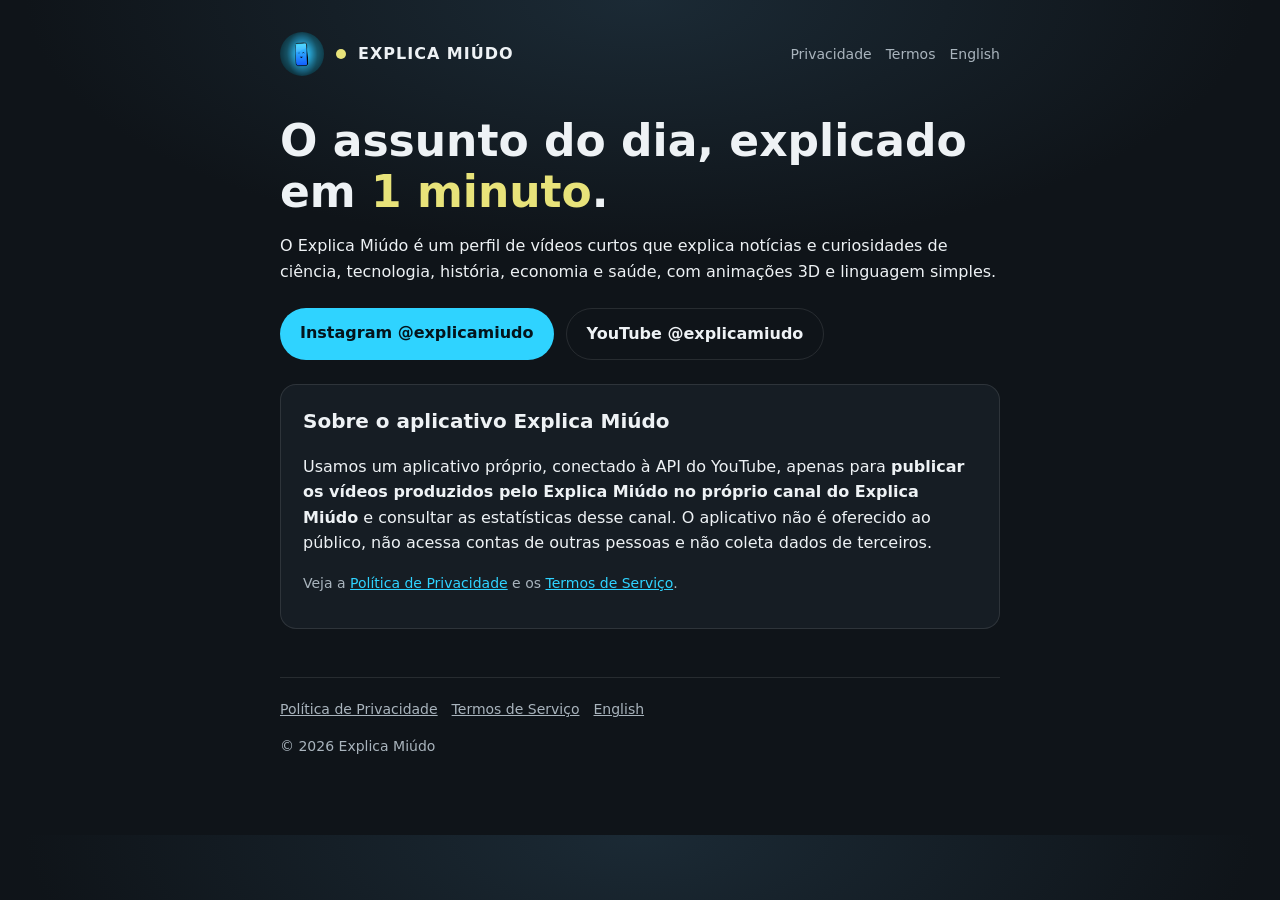
<file: index.html>
<!doctype html>
<html lang="pt-BR">
<head>
  <meta charset="utf-8">
  <meta name="viewport" content="width=device-width, initial-scale=1">
  <title>Explica Miúdo</title>
  <meta name="description" content="Explica Miúdo: o assunto do dia, explicado em 1 minuto, com vídeos curtos em 3D.">
  <link rel="icon" href="perfil.png">
  <link rel="stylesheet" href="estilo.css">
</head>
<body>
<main>
  <header>
    <a class="marca" href="./"><img src="perfil.png" alt=""><span class="bolinha"></span> EXPLICA MIÚDO</a>
    <nav><a href="privacidade.html">Privacidade</a><a href="termos.html">Termos</a><a href="en/">English</a></nav>
  </header>

  <h1>O assunto do dia, explicado em <span class="destaque">1 minuto</span>.</h1>
  <p>O Explica Miúdo é um perfil de vídeos curtos que explica notícias e curiosidades de ciência, tecnologia, história, economia e saúde, com animações 3D e linguagem simples.</p>

  <div class="botoes">
    <a class="botao" href="https://www.instagram.com/explicamiudo/">Instagram @explicamiudo</a>
    <a class="botao secundario" href="https://www.youtube.com/@explicamiudo">YouTube @explicamiudo</a>
  </div>

  <div class="cartao">
    <h2 style="margin-top:0">Sobre o aplicativo Explica Miúdo</h2>
    <p>Usamos um aplicativo próprio, conectado à API do YouTube, apenas para <strong>publicar os vídeos produzidos pelo Explica Miúdo no próprio canal do Explica Miúdo</strong> e consultar as estatísticas desse canal. O aplicativo não é oferecido ao público, não acessa contas de outras pessoas e não coleta dados de terceiros.</p>
    <p class="pequeno">Veja a <a href="privacidade.html">Política de Privacidade</a> e os <a href="termos.html">Termos de Serviço</a>.</p>
  </div>

  <footer>
    <a href="privacidade.html">Política de Privacidade</a><a href="termos.html">Termos de Serviço</a><a href="en/">English</a>
    <p>© 2026 Explica Miúdo</p>
  </footer>
</main>
</body>
</html>
</file>
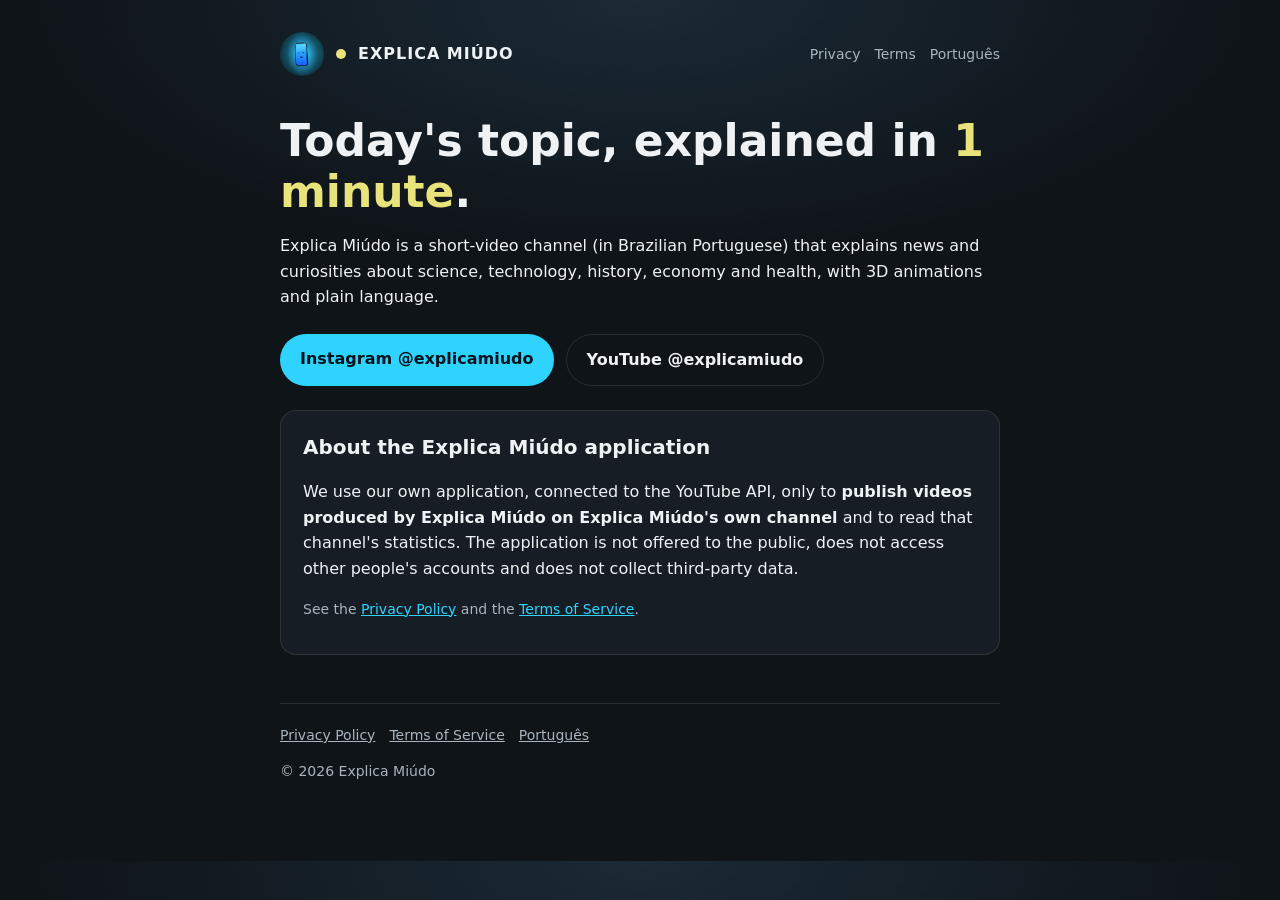
<file: en/index.html>
<!doctype html>
<html lang="en">
<head>
  <meta charset="utf-8">
  <meta name="viewport" content="width=device-width, initial-scale=1">
  <title>Explica Miúdo</title>
  <meta name="description" content="Explica Miúdo: today's topic, explained in 1 minute, with short 3D videos (in Portuguese).">
  <link rel="icon" href="../perfil.png">
  <link rel="stylesheet" href="../estilo.css">
</head>
<body>
<main>
  <header>
    <a class="marca" href="./"><img src="../perfil.png" alt=""><span class="bolinha"></span> EXPLICA MIÚDO</a>
    <nav><a href="privacidade.html">Privacy</a><a href="termos.html">Terms</a><a href="../">Português</a></nav>
  </header>

  <h1>Today's topic, explained in <span class="destaque">1 minute</span>.</h1>
  <p>Explica Miúdo is a short-video channel (in Brazilian Portuguese) that explains news and curiosities about science, technology, history, economy and health, with 3D animations and plain language.</p>

  <div class="botoes">
    <a class="botao" href="https://www.instagram.com/explicamiudo/">Instagram @explicamiudo</a>
    <a class="botao secundario" href="https://www.youtube.com/@explicamiudo">YouTube @explicamiudo</a>
  </div>

  <div class="cartao">
    <h2 style="margin-top:0">About the Explica Miúdo application</h2>
    <p>We use our own application, connected to the YouTube API, only to <strong>publish videos produced by Explica Miúdo on Explica Miúdo's own channel</strong> and to read that channel's statistics. The application is not offered to the public, does not access other people's accounts and does not collect third-party data.</p>
    <p class="pequeno">See the <a href="privacidade.html">Privacy Policy</a> and the <a href="termos.html">Terms of Service</a>.</p>
  </div>

  <footer>
    <a href="privacidade.html">Privacy Policy</a><a href="termos.html">Terms of Service</a><a href="../">Português</a>
    <p>© 2026 Explica Miúdo</p>
  </footer>
</main>
</body>
</html>
</file>
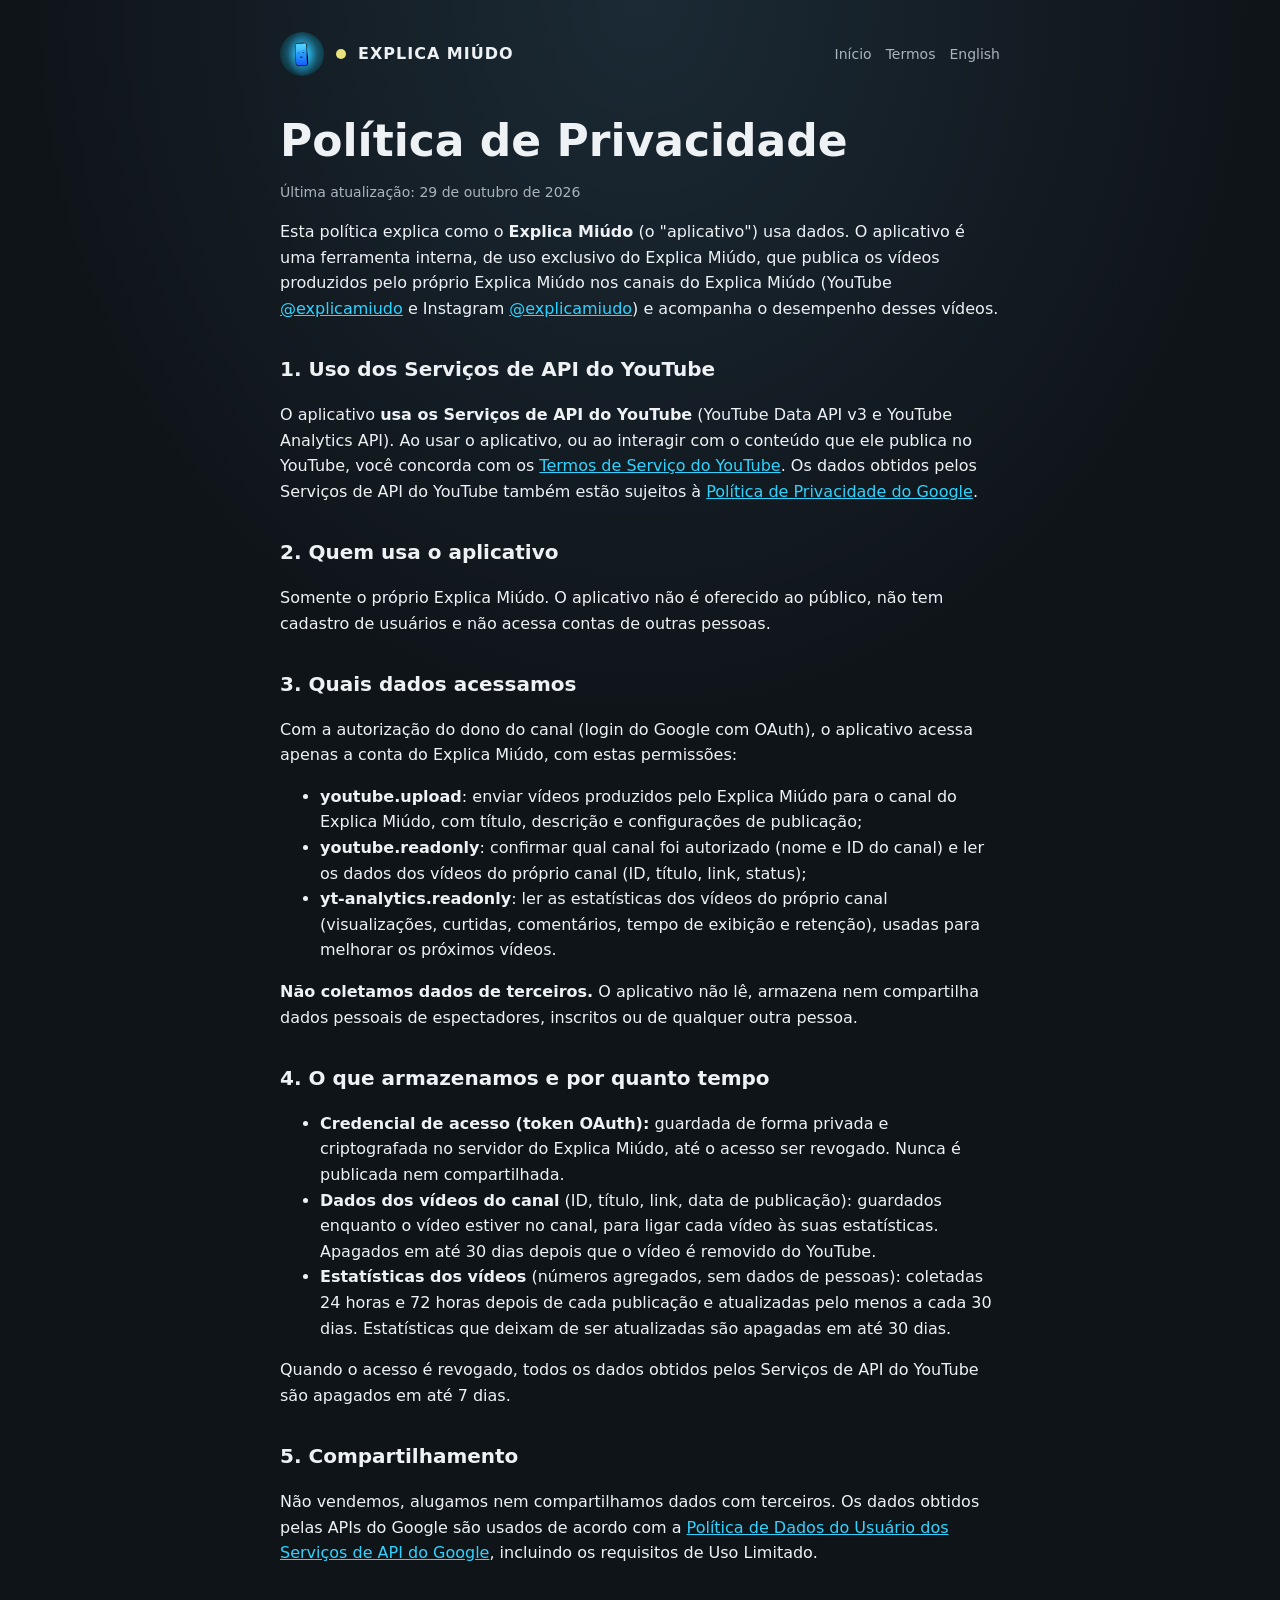
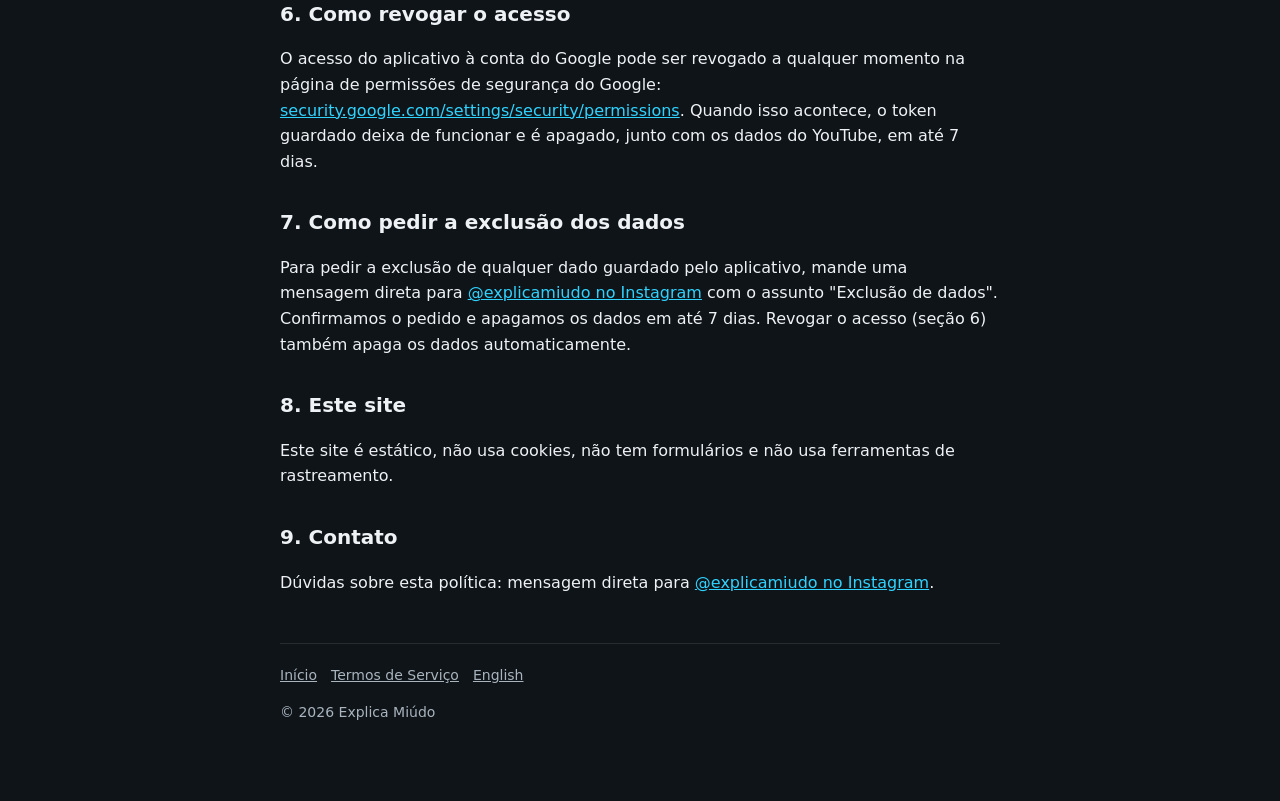
<file: privacidade.html>
<!doctype html>
<html lang="pt-BR">
<head>
  <meta charset="utf-8">
  <meta name="viewport" content="width=device-width, initial-scale=1">
  <title>Política de Privacidade</title>
  <link rel="icon" href="perfil.png">
  <link rel="stylesheet" href="estilo.css">
</head>
<body>
<main>
  <header>
    <a class="marca" href="./"><img src="perfil.png" alt=""><span class="bolinha"></span> EXPLICA MIÚDO</a>
    <nav><a href="./">Início</a><a href="termos.html">Termos</a><a href="en/privacidade.html">English</a></nav>
  </header>

  <h1>Política de Privacidade</h1>
  <p class="pequeno">Última atualização: 29 de outubro de 2026</p>

  <p>Esta política explica como o <strong>Explica Miúdo</strong> (o "aplicativo") usa dados. O aplicativo é uma ferramenta interna, de uso exclusivo do Explica Miúdo, que publica os vídeos produzidos pelo próprio Explica Miúdo nos canais do Explica Miúdo (YouTube <a href="https://www.youtube.com/@explicamiudo">@explicamiudo</a> e Instagram <a href="https://www.instagram.com/explicamiudo/">@explicamiudo</a>) e acompanha o desempenho desses vídeos.</p>

  <h2 id="youtube">1. Uso dos Serviços de API do YouTube</h2>
  <p>O aplicativo <strong>usa os Serviços de API do YouTube</strong> (YouTube Data API v3 e YouTube Analytics API). Ao usar o aplicativo, ou ao interagir com o conteúdo que ele publica no YouTube, você concorda com os <a href="https://www.youtube.com/t/terms">Termos de Serviço do YouTube</a>. Os dados obtidos pelos Serviços de API do YouTube também estão sujeitos à <a href="https://policies.google.com/privacy">Política de Privacidade do Google</a>.</p>

  <h2 id="quem">2. Quem usa o aplicativo</h2>
  <p>Somente o próprio Explica Miúdo. O aplicativo não é oferecido ao público, não tem cadastro de usuários e não acessa contas de outras pessoas.</p>

  <h2 id="dados">3. Quais dados acessamos</h2>
  <p>Com a autorização do dono do canal (login do Google com OAuth), o aplicativo acessa apenas a conta do Explica Miúdo, com estas permissões:</p>
  <ul>
    <li><strong>youtube.upload</strong>: enviar vídeos produzidos pelo Explica Miúdo para o canal do Explica Miúdo, com título, descrição e configurações de publicação;</li>
    <li><strong>youtube.readonly</strong>: confirmar qual canal foi autorizado (nome e ID do canal) e ler os dados dos vídeos do próprio canal (ID, título, link, status);</li>
    <li><strong>yt-analytics.readonly</strong>: ler as estatísticas dos vídeos do próprio canal (visualizações, curtidas, comentários, tempo de exibição e retenção), usadas para melhorar os próximos vídeos.</li>
  </ul>
  <p><strong>Não coletamos dados de terceiros.</strong> O aplicativo não lê, armazena nem compartilha dados pessoais de espectadores, inscritos ou de qualquer outra pessoa.</p>

  <h2 id="armazenamento">4. O que armazenamos e por quanto tempo</h2>
  <ul>
    <li><strong>Credencial de acesso (token OAuth):</strong> guardada de forma privada e criptografada no servidor do Explica Miúdo, até o acesso ser revogado. Nunca é publicada nem compartilhada.</li>
    <li><strong>Dados dos vídeos do canal</strong> (ID, título, link, data de publicação): guardados enquanto o vídeo estiver no canal, para ligar cada vídeo às suas estatísticas. Apagados em até 30 dias depois que o vídeo é removido do YouTube.</li>
    <li><strong>Estatísticas dos vídeos</strong> (números agregados, sem dados de pessoas): coletadas 24 horas e 72 horas depois de cada publicação e atualizadas pelo menos a cada 30 dias. Estatísticas que deixam de ser atualizadas são apagadas em até 30 dias.</li>
  </ul>
  <p>Quando o acesso é revogado, todos os dados obtidos pelos Serviços de API do YouTube são apagados em até 7 dias.</p>

  <h2 id="compartilhamento">5. Compartilhamento</h2>
  <p>Não vendemos, alugamos nem compartilhamos dados com terceiros. Os dados obtidos pelas APIs do Google são usados de acordo com a <a href="https://developers.google.com/terms/api-services-user-data-policy">Política de Dados do Usuário dos Serviços de API do Google</a>, incluindo os requisitos de Uso Limitado.</p>

  <h2 id="revogar">6. Como revogar o acesso</h2>
  <p>O acesso do aplicativo à conta do Google pode ser revogado a qualquer momento na página de permissões de segurança do Google: <a href="https://security.google.com/settings/security/permissions">security.google.com/settings/security/permissions</a>. Quando isso acontece, o token guardado deixa de funcionar e é apagado, junto com os dados do YouTube, em até 7 dias.</p>

  <h2 id="exclusao">7. Como pedir a exclusão dos dados</h2>
  <p>Para pedir a exclusão de qualquer dado guardado pelo aplicativo, mande uma mensagem direta para <a href="https://www.instagram.com/explicamiudo/">@explicamiudo no Instagram</a> com o assunto "Exclusão de dados". Confirmamos o pedido e apagamos os dados em até 7 dias. Revogar o acesso (seção 6) também apaga os dados automaticamente.</p>

  <h2 id="site">8. Este site</h2>
  <p>Este site é estático, não usa cookies, não tem formulários e não usa ferramentas de rastreamento.</p>

  <h2 id="contato">9. Contato</h2>
  <p>Dúvidas sobre esta política: mensagem direta para <a href="https://www.instagram.com/explicamiudo/">@explicamiudo no Instagram</a>.</p>

  <footer>
    <a href="./">Início</a><a href="termos.html">Termos de Serviço</a><a href="en/privacidade.html">English</a>
    <p>© 2026 Explica Miúdo</p>
  </footer>
</main>
</body>
</html>
</file>
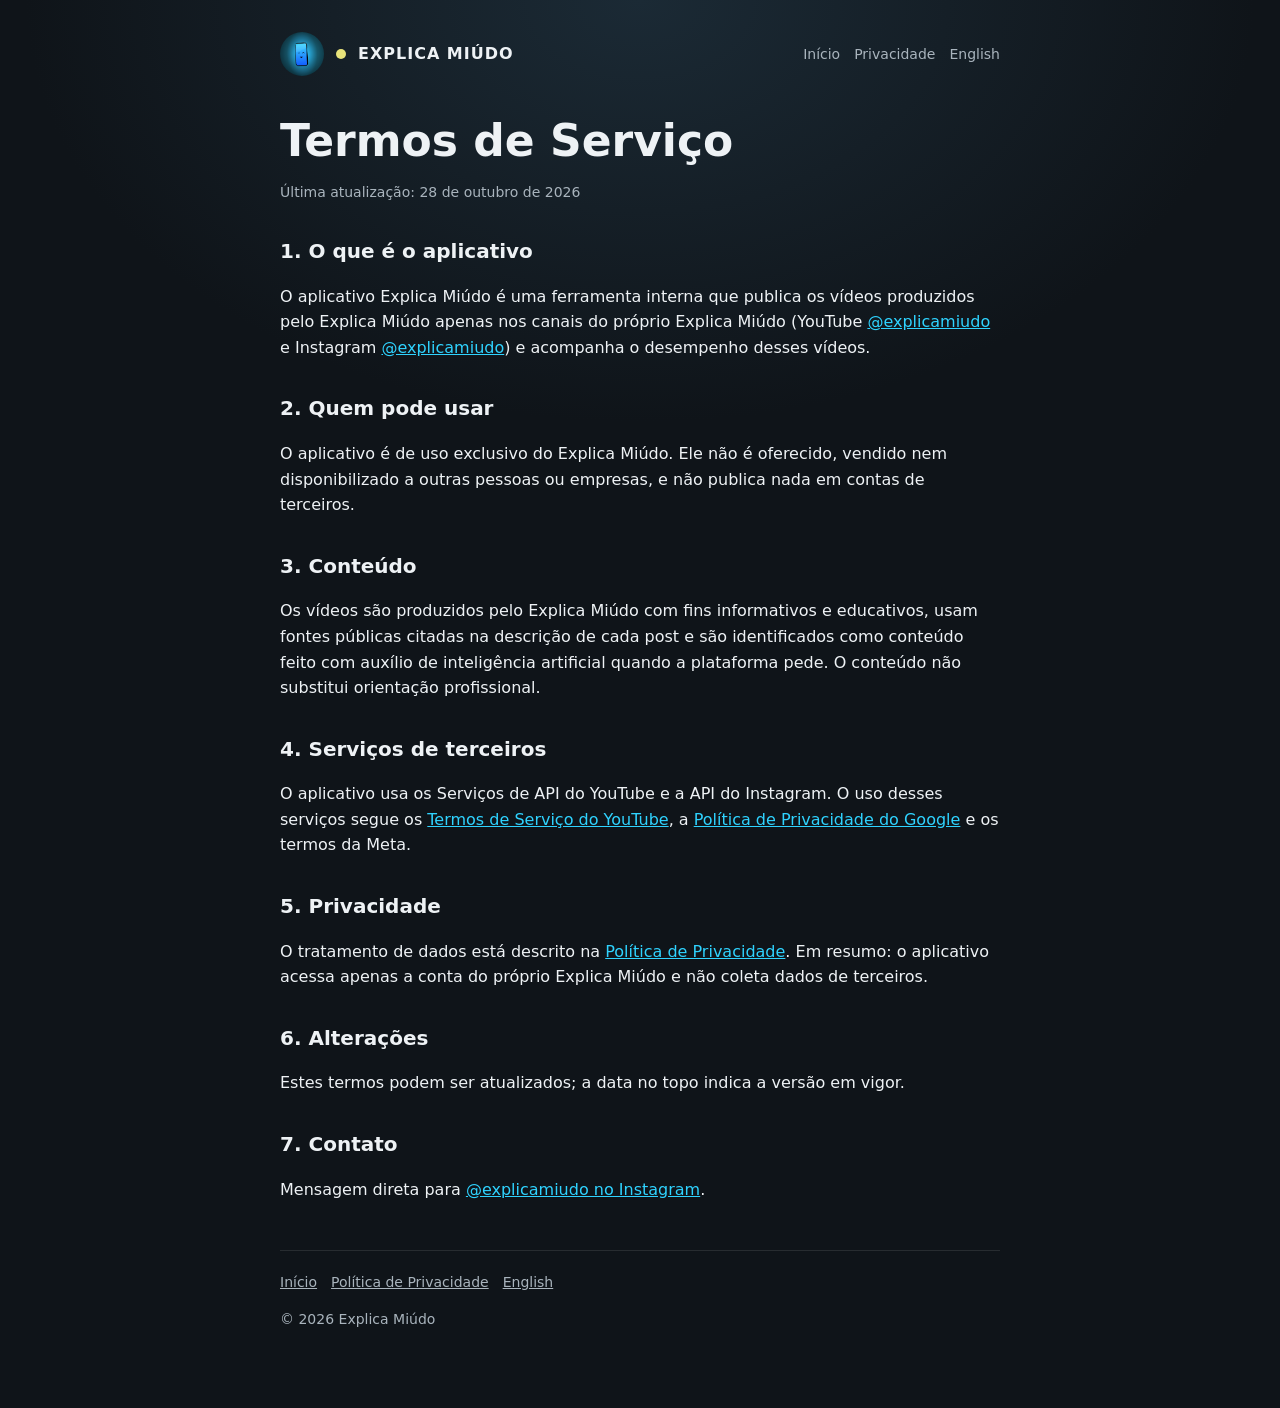
<file: termos.html>
<!doctype html>
<html lang="pt-BR">
<head>
  <meta charset="utf-8">
  <meta name="viewport" content="width=device-width, initial-scale=1">
  <title>Termos de Serviço</title>
  <link rel="icon" href="perfil.png">
  <link rel="stylesheet" href="estilo.css">
</head>
<body>
<main>
  <header>
    <a class="marca" href="./"><img src="perfil.png" alt=""><span class="bolinha"></span> EXPLICA MIÚDO</a>
    <nav><a href="./">Início</a><a href="privacidade.html">Privacidade</a><a href="en/termos.html">English</a></nav>
  </header>

  <h1>Termos de Serviço</h1>
  <p class="pequeno">Última atualização: 28 de outubro de 2026</p>

  <h2>1. O que é o aplicativo</h2>
  <p>O aplicativo Explica Miúdo é uma ferramenta interna que publica os vídeos produzidos pelo Explica Miúdo apenas nos canais do próprio Explica Miúdo (YouTube <a href="https://www.youtube.com/@explicamiudo">@explicamiudo</a> e Instagram <a href="https://www.instagram.com/explicamiudo/">@explicamiudo</a>) e acompanha o desempenho desses vídeos.</p>

  <h2>2. Quem pode usar</h2>
  <p>O aplicativo é de uso exclusivo do Explica Miúdo. Ele não é oferecido, vendido nem disponibilizado a outras pessoas ou empresas, e não publica nada em contas de terceiros.</p>

  <h2>3. Conteúdo</h2>
  <p>Os vídeos são produzidos pelo Explica Miúdo com fins informativos e educativos, usam fontes públicas citadas na descrição de cada post e são identificados como conteúdo feito com auxílio de inteligência artificial quando a plataforma pede. O conteúdo não substitui orientação profissional.</p>

  <h2>4. Serviços de terceiros</h2>
  <p>O aplicativo usa os Serviços de API do YouTube e a API do Instagram. O uso desses serviços segue os <a href="https://www.youtube.com/t/terms">Termos de Serviço do YouTube</a>, a <a href="https://policies.google.com/privacy">Política de Privacidade do Google</a> e os termos da Meta.</p>

  <h2>5. Privacidade</h2>
  <p>O tratamento de dados está descrito na <a href="privacidade.html">Política de Privacidade</a>. Em resumo: o aplicativo acessa apenas a conta do próprio Explica Miúdo e não coleta dados de terceiros.</p>

  <h2>6. Alterações</h2>
  <p>Estes termos podem ser atualizados; a data no topo indica a versão em vigor.</p>

  <h2>7. Contato</h2>
  <p>Mensagem direta para <a href="https://www.instagram.com/explicamiudo/">@explicamiudo no Instagram</a>.</p>

  <footer>
    <a href="./">Início</a><a href="privacidade.html">Política de Privacidade</a><a href="en/termos.html">English</a>
    <p>© 2026 Explica Miúdo</p>
  </footer>
</main>
</body>
</html>
</file>
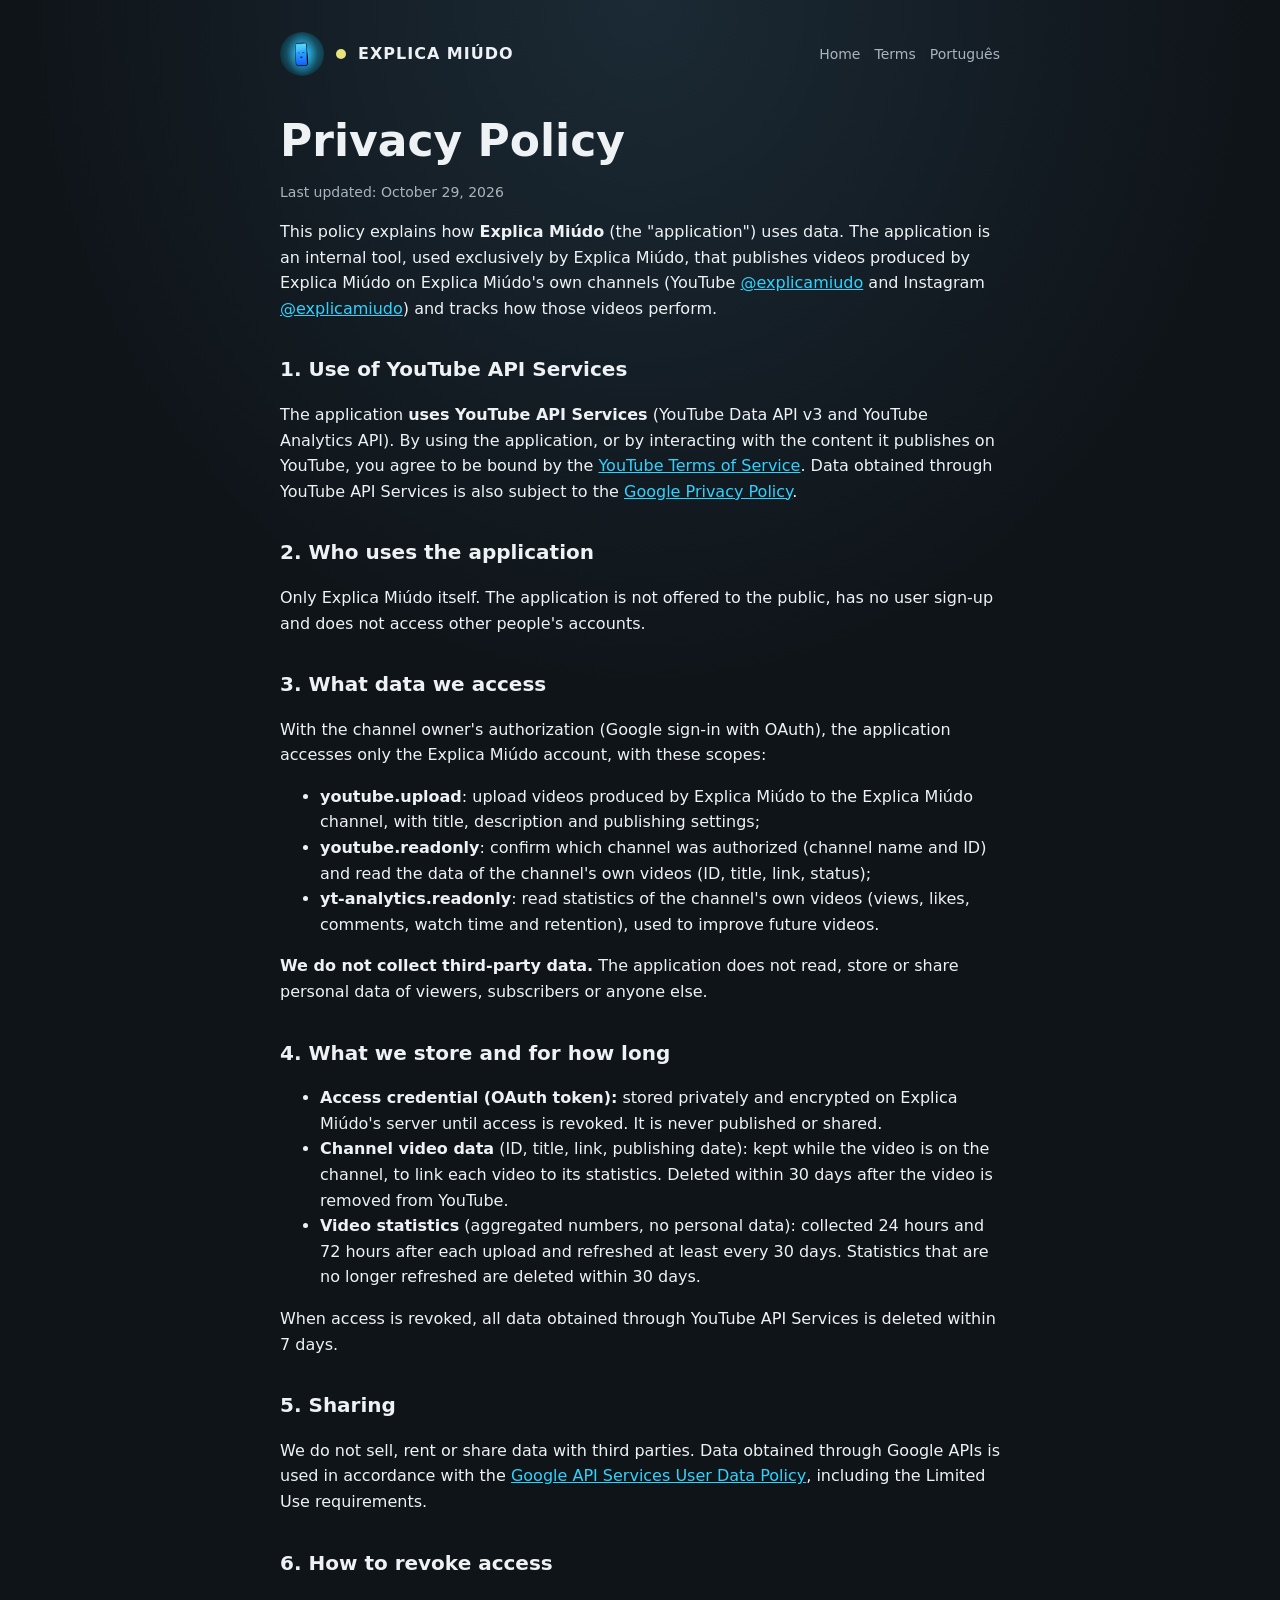
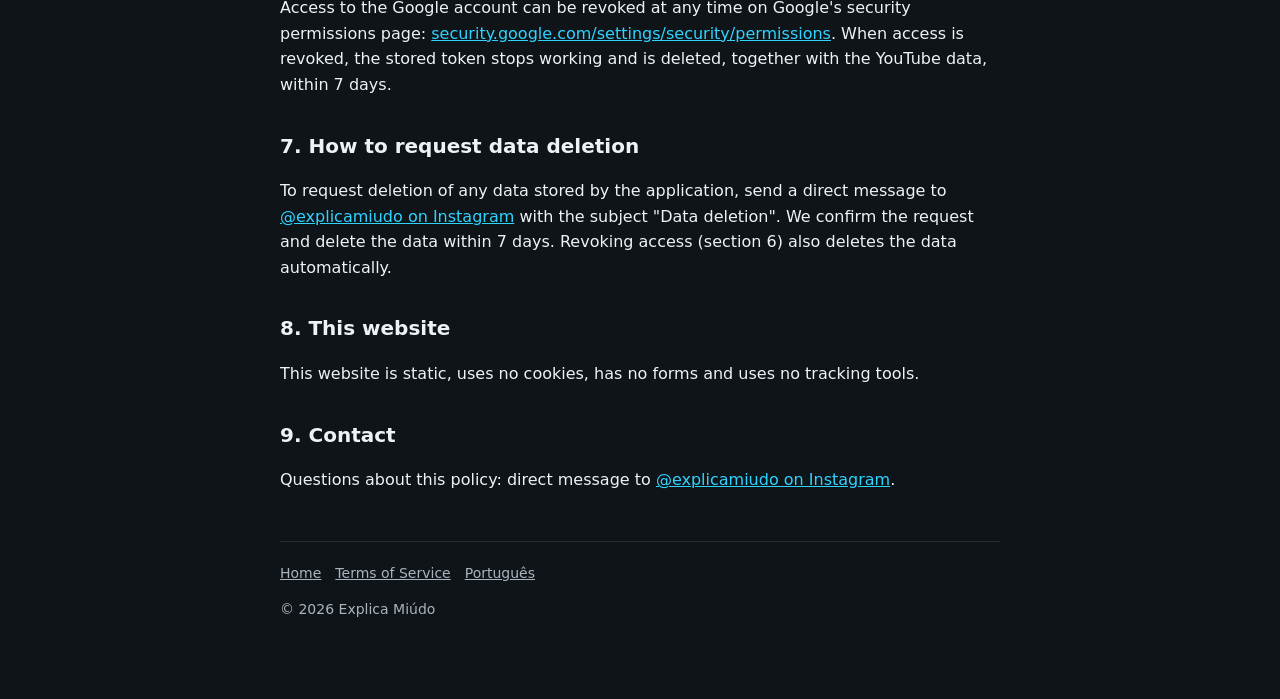
<file: en/privacidade.html>
<!doctype html>
<html lang="en">
<head>
  <meta charset="utf-8">
  <meta name="viewport" content="width=device-width, initial-scale=1">
  <title>Privacy Policy</title>
  <link rel="icon" href="../perfil.png">
  <link rel="stylesheet" href="../estilo.css">
</head>
<body>
<main>
  <header>
    <a class="marca" href="./"><img src="../perfil.png" alt=""><span class="bolinha"></span> EXPLICA MIÚDO</a>
    <nav><a href="./">Home</a><a href="termos.html">Terms</a><a href="../privacidade.html">Português</a></nav>
  </header>

  <h1>Privacy Policy</h1>
  <p class="pequeno">Last updated: October 29, 2026</p>

  <p>This policy explains how <strong>Explica Miúdo</strong> (the "application") uses data. The application is an internal tool, used exclusively by Explica Miúdo, that publishes videos produced by Explica Miúdo on Explica Miúdo's own channels (YouTube <a href="https://www.youtube.com/@explicamiudo">@explicamiudo</a> and Instagram <a href="https://www.instagram.com/explicamiudo/">@explicamiudo</a>) and tracks how those videos perform.</p>

  <h2 id="youtube">1. Use of YouTube API Services</h2>
  <p>The application <strong>uses YouTube API Services</strong> (YouTube Data API v3 and YouTube Analytics API). By using the application, or by interacting with the content it publishes on YouTube, you agree to be bound by the <a href="https://www.youtube.com/t/terms">YouTube Terms of Service</a>. Data obtained through YouTube API Services is also subject to the <a href="https://policies.google.com/privacy">Google Privacy Policy</a>.</p>

  <h2 id="who">2. Who uses the application</h2>
  <p>Only Explica Miúdo itself. The application is not offered to the public, has no user sign-up and does not access other people's accounts.</p>

  <h2 id="data">3. What data we access</h2>
  <p>With the channel owner's authorization (Google sign-in with OAuth), the application accesses only the Explica Miúdo account, with these scopes:</p>
  <ul>
    <li><strong>youtube.upload</strong>: upload videos produced by Explica Miúdo to the Explica Miúdo channel, with title, description and publishing settings;</li>
    <li><strong>youtube.readonly</strong>: confirm which channel was authorized (channel name and ID) and read the data of the channel's own videos (ID, title, link, status);</li>
    <li><strong>yt-analytics.readonly</strong>: read statistics of the channel's own videos (views, likes, comments, watch time and retention), used to improve future videos.</li>
  </ul>
  <p><strong>We do not collect third-party data.</strong> The application does not read, store or share personal data of viewers, subscribers or anyone else.</p>

  <h2 id="storage">4. What we store and for how long</h2>
  <ul>
    <li><strong>Access credential (OAuth token):</strong> stored privately and encrypted on Explica Miúdo's server until access is revoked. It is never published or shared.</li>
    <li><strong>Channel video data</strong> (ID, title, link, publishing date): kept while the video is on the channel, to link each video to its statistics. Deleted within 30 days after the video is removed from YouTube.</li>
    <li><strong>Video statistics</strong> (aggregated numbers, no personal data): collected 24 hours and 72 hours after each upload and refreshed at least every 30 days. Statistics that are no longer refreshed are deleted within 30 days.</li>
  </ul>
  <p>When access is revoked, all data obtained through YouTube API Services is deleted within 7 days.</p>

  <h2 id="sharing">5. Sharing</h2>
  <p>We do not sell, rent or share data with third parties. Data obtained through Google APIs is used in accordance with the <a href="https://developers.google.com/terms/api-services-user-data-policy">Google API Services User Data Policy</a>, including the Limited Use requirements.</p>

  <h2 id="revoke">6. How to revoke access</h2>
  <p>Access to the Google account can be revoked at any time on Google's security permissions page: <a href="https://security.google.com/settings/security/permissions">security.google.com/settings/security/permissions</a>. When access is revoked, the stored token stops working and is deleted, together with the YouTube data, within 7 days.</p>

  <h2 id="deletion">7. How to request data deletion</h2>
  <p>To request deletion of any data stored by the application, send a direct message to <a href="https://www.instagram.com/explicamiudo/">@explicamiudo on Instagram</a> with the subject "Data deletion". We confirm the request and delete the data within 7 days. Revoking access (section 6) also deletes the data automatically.</p>

  <h2 id="site">8. This website</h2>
  <p>This website is static, uses no cookies, has no forms and uses no tracking tools.</p>

  <h2 id="contact">9. Contact</h2>
  <p>Questions about this policy: direct message to <a href="https://www.instagram.com/explicamiudo/">@explicamiudo on Instagram</a>.</p>

  <footer>
    <a href="./">Home</a><a href="termos.html">Terms of Service</a><a href="../privacidade.html">Português</a>
    <p>© 2026 Explica Miúdo</p>
  </footer>
</main>
</body>
</html>
</file>
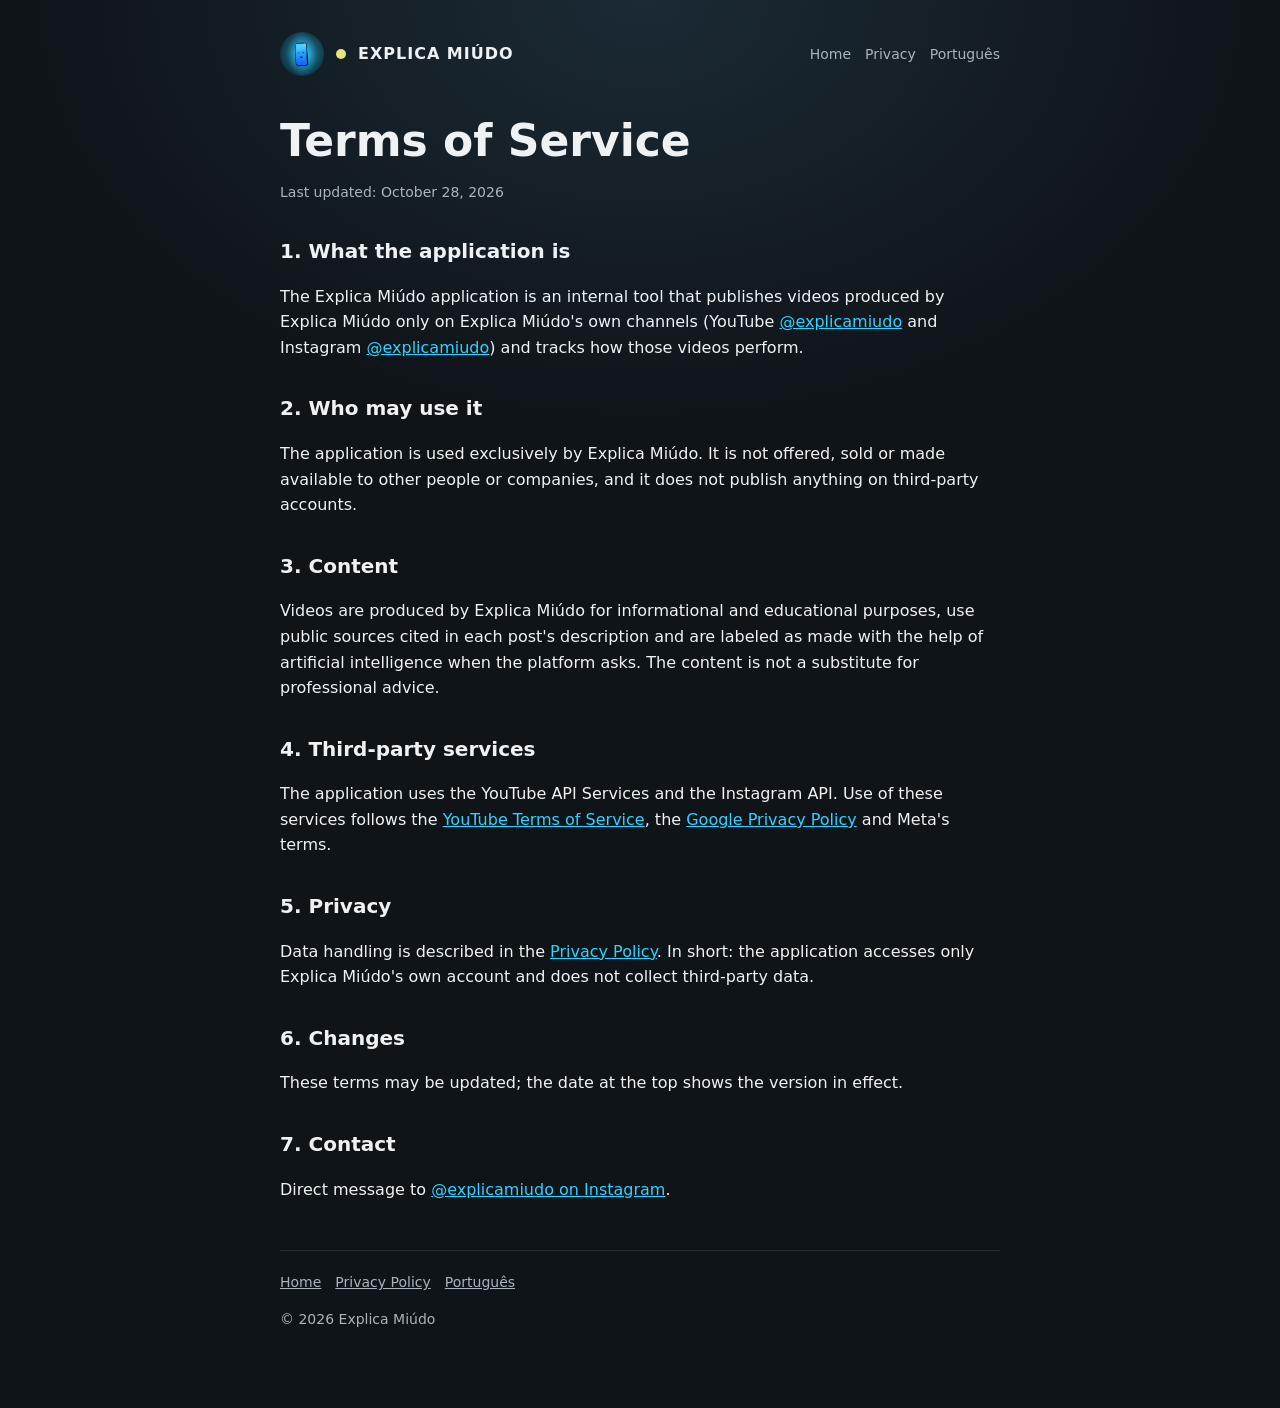
<file: en/termos.html>
<!doctype html>
<html lang="en">
<head>
  <meta charset="utf-8">
  <meta name="viewport" content="width=device-width, initial-scale=1">
  <title>Terms of Service</title>
  <link rel="icon" href="../perfil.png">
  <link rel="stylesheet" href="../estilo.css">
</head>
<body>
<main>
  <header>
    <a class="marca" href="./"><img src="../perfil.png" alt=""><span class="bolinha"></span> EXPLICA MIÚDO</a>
    <nav><a href="./">Home</a><a href="privacidade.html">Privacy</a><a href="../termos.html">Português</a></nav>
  </header>

  <h1>Terms of Service</h1>
  <p class="pequeno">Last updated: October 28, 2026</p>

  <h2>1. What the application is</h2>
  <p>The Explica Miúdo application is an internal tool that publishes videos produced by Explica Miúdo only on Explica Miúdo's own channels (YouTube <a href="https://www.youtube.com/@explicamiudo">@explicamiudo</a> and Instagram <a href="https://www.instagram.com/explicamiudo/">@explicamiudo</a>) and tracks how those videos perform.</p>

  <h2>2. Who may use it</h2>
  <p>The application is used exclusively by Explica Miúdo. It is not offered, sold or made available to other people or companies, and it does not publish anything on third-party accounts.</p>

  <h2>3. Content</h2>
  <p>Videos are produced by Explica Miúdo for informational and educational purposes, use public sources cited in each post's description and are labeled as made with the help of artificial intelligence when the platform asks. The content is not a substitute for professional advice.</p>

  <h2>4. Third-party services</h2>
  <p>The application uses the YouTube API Services and the Instagram API. Use of these services follows the <a href="https://www.youtube.com/t/terms">YouTube Terms of Service</a>, the <a href="https://policies.google.com/privacy">Google Privacy Policy</a> and Meta's terms.</p>

  <h2>5. Privacy</h2>
  <p>Data handling is described in the <a href="privacidade.html">Privacy Policy</a>. In short: the application accesses only Explica Miúdo's own account and does not collect third-party data.</p>

  <h2>6. Changes</h2>
  <p>These terms may be updated; the date at the top shows the version in effect.</p>

  <h2>7. Contact</h2>
  <p>Direct message to <a href="https://www.instagram.com/explicamiudo/">@explicamiudo on Instagram</a>.</p>

  <footer>
    <a href="./">Home</a><a href="privacidade.html">Privacy Policy</a><a href="../termos.html">Português</a>
    <p>© 2026 Explica Miúdo</p>
  </footer>
</main>
</body>
</html>
</file>
<file: estilo.css>
:root {
  --fundo: #0f1419;
  --cartao: #161d24;
  --texto: #eef2f5;
  --apagado: #a9b4bd;
  --amarelo: #e8e37a;
  --ciano: #2fd3ff;
  --borda: rgba(255, 255, 255, 0.1);
}
* { box-sizing: border-box; }
body {
  margin: 0;
  background: radial-gradient(ellipse 80% 50% at 50% 0%, #1b2a35 0%, var(--fundo) 60%);
  background-color: var(--fundo);
  color: var(--texto);
  font-family: Inter, system-ui, -apple-system, "Segoe UI", Roboto, sans-serif;
  line-height: 1.6;
}
main { max-width: 760px; margin: 0 auto; padding: 32px 20px 64px; }
header { display: flex; align-items: center; justify-content: space-between; gap: 16px; flex-wrap: wrap; }
.marca { display: flex; align-items: center; gap: 12px; text-decoration: none; color: var(--texto); font-weight: 800; letter-spacing: 1px; }
.marca img { width: 44px; height: 44px; border-radius: 50%; }
.marca .bolinha { width: 10px; height: 10px; border-radius: 50%; background: var(--amarelo); display: inline-block; }
nav a { color: var(--apagado); text-decoration: none; margin-left: 14px; font-size: 14px; }
nav a:hover { color: var(--texto); }
h1 { font-size: clamp(28px, 6vw, 44px); line-height: 1.15; margin: 40px 0 12px; }
h2 { font-size: 20px; margin-top: 32px; }
.destaque { color: var(--amarelo); }
.cartao { background: var(--cartao); border: 1px solid var(--borda); border-radius: 16px; padding: 20px 22px; margin: 20px 0; }
.botoes { display: flex; gap: 12px; flex-wrap: wrap; margin: 24px 0; }
.botao { display: inline-block; padding: 12px 20px; border-radius: 999px; background: var(--ciano); color: #04141c; font-weight: 700; text-decoration: none; }
.botao.secundario { background: transparent; color: var(--texto); border: 1px solid var(--borda); }
a { color: var(--ciano); }
.pequeno { color: var(--apagado); font-size: 14px; }
footer { margin-top: 48px; padding-top: 20px; border-top: 1px solid var(--borda); color: var(--apagado); font-size: 14px; }
footer a { color: var(--apagado); margin-right: 14px; }
</file>
